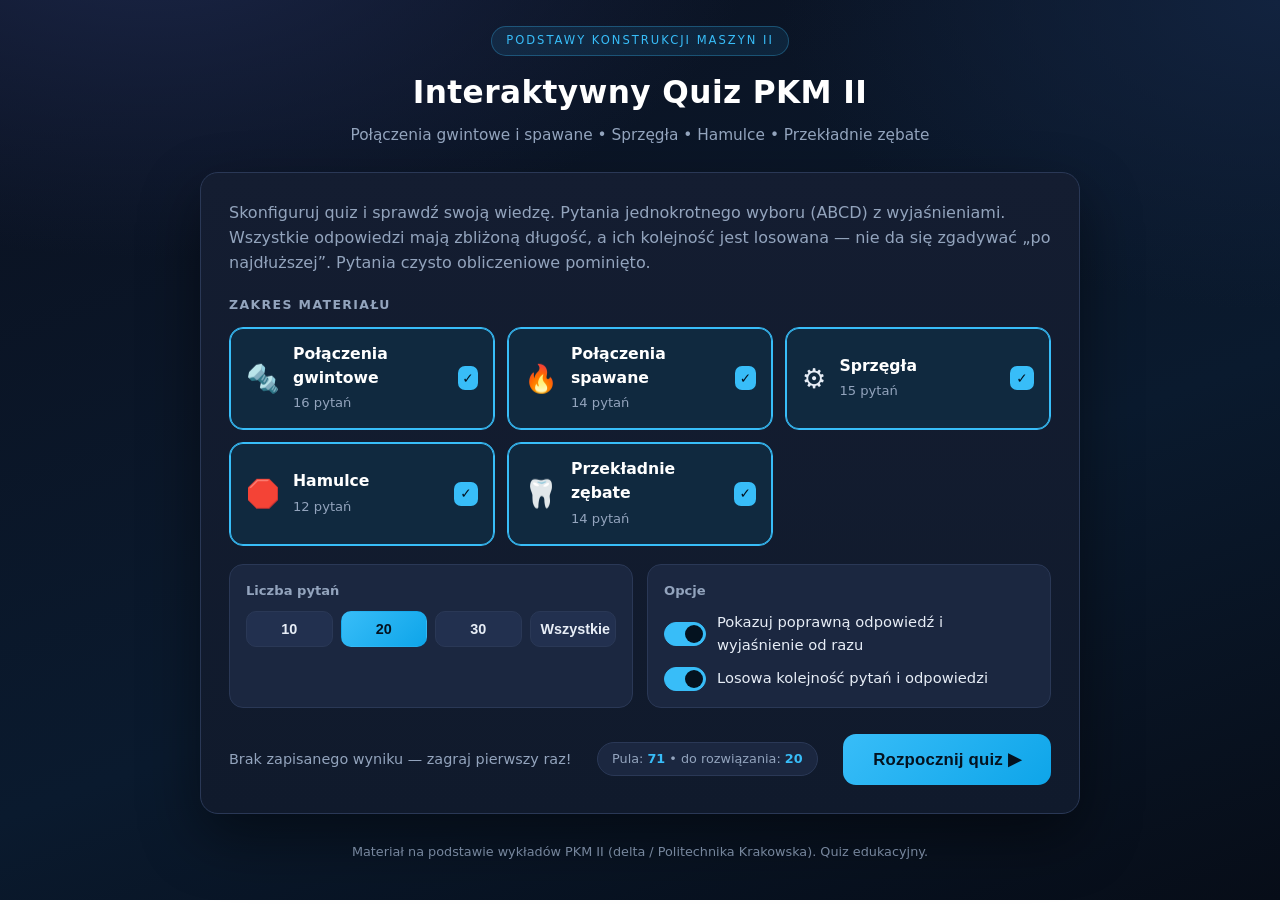
<file: index.html>
<!DOCTYPE html>
<html lang="pl">
<head>
<meta charset="UTF-8">
<meta name="viewport" content="width=device-width, initial-scale=1.0">
<title>Quiz PKM II — Połączenia, Sprzęgła, Hamulce, Przekładnie</title>
<link rel="stylesheet" href="styles.css">
</head>
<body>
<div class="wrap">
  <header class="top">
    <div class="badge-top">Podstawy Konstrukcji Maszyn II</div>
    <h1>Interaktywny Quiz PKM II</h1>
    <p>Połączenia gwintowe i spawane • Sprzęgła • Hamulce • Przekładnie zębate</p>
  </header>

  <!-- ===== EKRAN STARTOWY ===== -->
  <section id="setup" class="card">
    <p class="lead">Skonfiguruj quiz i sprawdź swoją wiedzę. Pytania jednokrotnego wyboru (ABCD) z wyjaśnieniami. Wszystkie odpowiedzi mają zbliżoną długość, a ich kolejność jest losowana — nie da się zgadywać „po najdłuższej”. Pytania czysto obliczeniowe pominięto.</p>

    <div class="section-label">Zakres materiału</div>
    <div class="topics" id="topicList"></div>

    <div class="opts-grid">
      <div class="field">
        <div class="fl">Liczba pytań</div>
        <div class="seg" id="countSeg"></div>
      </div>
      <div class="field">
        <div class="fl">Opcje</div>
        <div class="toggles">
          <label class="tg"><input type="checkbox" id="tInstant"> Pokazuj poprawną odpowiedź i wyjaśnienie od razu</label>
          <label class="tg"><input type="checkbox" id="tShuffle"> Losowa kolejność pytań i odpowiedzi</label>
        </div>
      </div>
    </div>

    <div class="actions">
      <span class="bestbox" id="bestBox"></span>
      <span class="pill">Pula: <b id="poolCount">0</b> • do rozwiązania: <b id="effCount">0</b></span>
      <button class="btn" id="startBtn">Rozpocznij quiz &#9654;</button>
    </div>
  </section>

  <!-- ===== EKRAN QUIZU ===== -->
  <section id="quiz" class="card hidden">
    <div class="qhead">
      <div class="pills">
        <span class="pill">Pytanie <b id="qNum">1</b> / <span id="qTot">0</span></span>
        <span class="pill">Wynik: <b id="liveScore">0</b></span>
      </div>
      <div class="pills">
        <span class="pill time">&#9201; <b id="timer">00:00</b></span>
      </div>
    </div>
    <div class="bar"><i id="progBar"></i></div>
    <div class="qtopic" id="qTopic"></div>
    <div class="qtext" id="qText"></div>
    <div class="answers" id="answers"></div>
    <div class="hintwrap"><button class="btn ghost sm" id="hintBtn" type="button">&#128161; Podpowiedź</button></div>
    <div class="hintbox" id="hintBox"></div>
    <div class="feedback" id="feedback"></div>
    <div class="kbd-hint">Skróty: <kbd>A</kbd> <kbd>B</kbd> <kbd>C</kbd> <kbd>D</kbd> lub <kbd>1</kbd>–<kbd>4</kbd> = odpowiedź &nbsp;•&nbsp; <kbd>H</kbd> = podpowiedź &nbsp;•&nbsp; <kbd>Enter</kbd> = dalej</div>
    <div class="actions">
      <button class="btn ghost" id="quitBtn">Zakończ</button>
      <button class="btn" id="nextBtn" disabled>Dalej &#8594;</button>
    </div>
  </section>

  <!-- ===== EKRAN WYNIKÓW ===== -->
  <section id="results" class="card hidden">
    <div class="result-hero">
      <div class="ring" id="ring"><div class="inner"><div class="pct" id="ringPct">0%</div><div class="pl">wynik</div></div></div>
      <div class="result-meta">
        <div class="score-big" id="finalScore">0 / 0 pkt</div>
        <div class="grade" id="finalGrade"></div>
        <div class="subline" id="finalTime">Czas: 00:00</div>
        <span class="newbest" id="newBest">&#9733; Nowy najlepszy wynik!</span>
      </div>
    </div>

    <div class="breakdown" id="breakdown"></div>

    <div class="actions">
      <button class="btn ghost" id="setupBtn">&#8592; Zmień ustawienia</button>
      <button class="btn" id="againBtn">Zagraj ponownie &#8635;</button>
    </div>

    <div class="review" id="review"></div>
  </section>

  <footer>Materiał na podstawie wykładów PKM II (delta / Politechnika Krakowska). Quiz edukacyjny.</footer>
</div>

<script src="questions.js"></script>
<script src="app.js"></script>
</body>
</html>
</file>
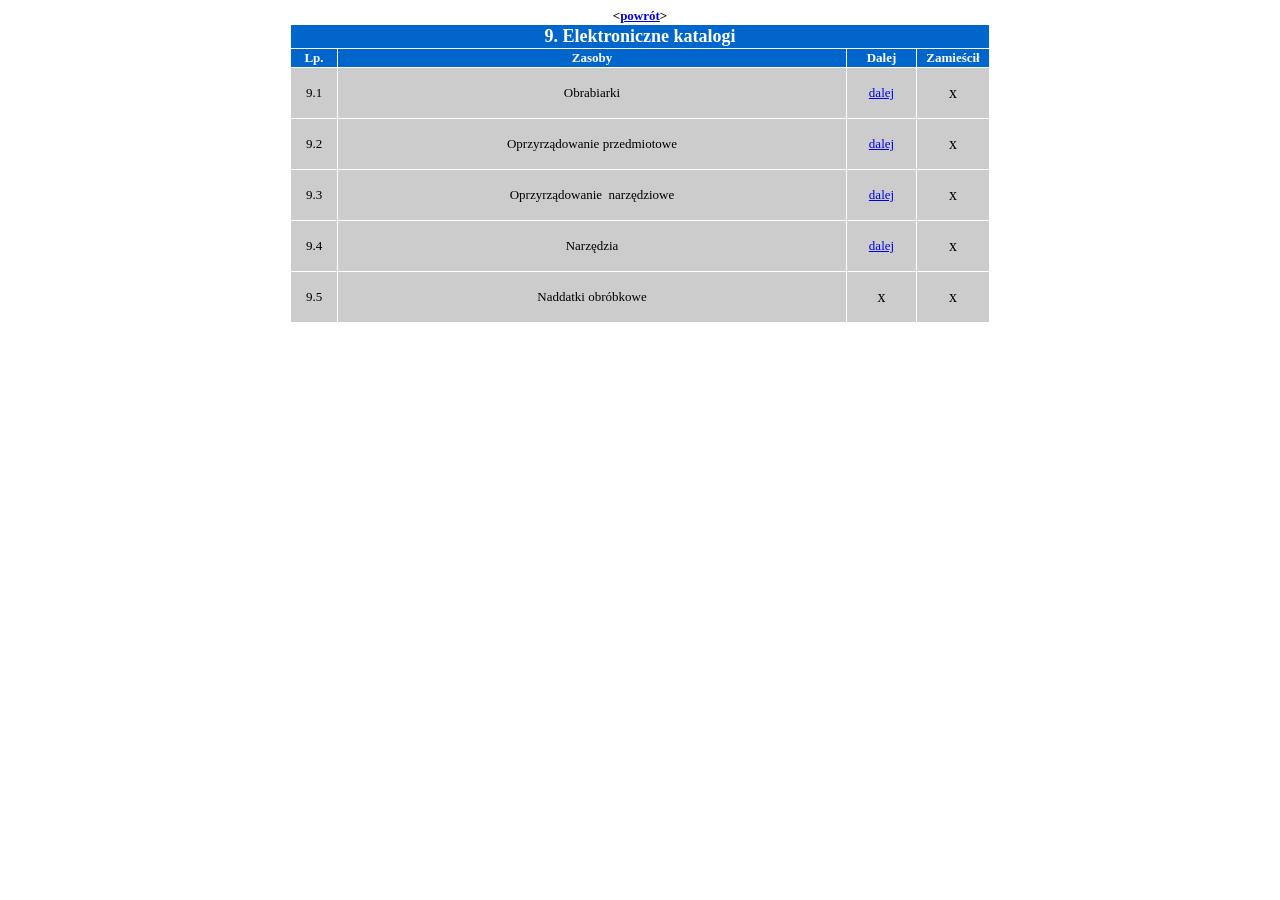
<file: 9_Elektroniczne katalogi.htm>
<html>

<head>
<meta http-equiv="Content-Language" content="pl">
<meta http-equiv="Content-Type" content="text/html; charset=windows-1250">
<title>Wszystkie</title>
<style>
<!--
 p.MsoNormal
	{mso-style-parent:"";
	margin-bottom:.0001pt;
	font-size:12.0pt;
	font-family:"Times New Roman";
	margin-left:0cm; margin-right:0cm; margin-top:0cm}
-->
</style>
</head>

<body>

<div align="center">
	<p class="MsoNormal" align="center"><b><span style="font-family: Verdana">
	<font size="2">&lt;<a href="../0_spis.htm">powr�t</a>&gt;</font></span></b></p>
	<table border="0" width="700" cellspacing="1" id="table1">
		<tr>
			<td bgcolor="#0066CC" width="683" align="center" colspan="4">
			<font size="4" color="#FFFFFF">
			<span style="font-family: Verdana; font-weight: 700">9. Elektroniczne 
			katalogi</span></font></td>
		</tr>
		<tr>
			<td bgcolor="#0066CC" width="44" align="center">
			<b><font face="Verdana" size="2" color="#FFFFFF">Lp.</font></b></td>
			<td bgcolor="#0066CC" align="center" width="506">
			<p><b><font size="2" face="Verdana" color="#FFFFFF">Zasoby</font></b></td>
			<td bgcolor="#0066CC" align="center" width="67">
			<b><font face="Verdana" size="2" color="#FFFFFF">Dalej</font></b></td>
			<td bgcolor="#0066CC" align="center" width="70">
			<b><font face="Verdana" size="2" color="#FFFFFF">Zamie�ci�</font></b></td>
		</tr>
		<tr>
			<td bgcolor="#CCCCCC" width="44" align="center">
			<font face="Verdana" size="2">9.1</font></td>
			<td bgcolor="#CCCCCC" align="center" width="506">
			<font face="Verdana" size="2"><br>
			Obrabiarki<br>
&nbsp;</font></td>
			<td bgcolor="#CCCCCC" align="center" width="67">
			<font face="Verdana" size="2">
			<a href="9.1_Obrabiarki/9_Obrabiarki.htm">dalej</a></font></td>
			<td bgcolor="#CCCCCC" align="center" width="70">
			x</td>
		</tr>
		<tr>
			<td bgcolor="#CCCCCC" width="44" align="center">
			<font face="Verdana" size="2">9.2</font></td>
			<td bgcolor="#CCCCCC" align="center" width="506">
			<font face="Verdana" size="2"><br>
			Oprzyrz�dowanie przedmiotowe<br>
&nbsp;</font></td>
			<td bgcolor="#CCCCCC" align="center" width="67">
			<font face="Verdana" size="2">
			<a href="9.2_Oprzyrzadowanie%20przedmiotowe/9.2_Oprzyrzadowanie%20przedmiotowe.htm">dalej</a></font></td>
			<td bgcolor="#CCCCCC" align="center" width="70">
			x</td>
		</tr>
		<tr>
			<td bgcolor="#CCCCCC" width="44" align="center">
			<font face="Verdana" size="2">9.3</font></td>
			<td bgcolor="#CCCCCC" align="center" width="506">
			<font face="Verdana" size="2"><br>
			Oprzyrz�dowanie&nbsp; narz�dziowe<br>
&nbsp;</font></td>
			<td bgcolor="#CCCCCC" align="center" width="67">
			<font face="Verdana" size="2">
			<a href="9.3_Oprzyrzadowanie%20narzedziowe/9.3_Oprzyrzadowanie%20narzedziowe.htm">dalej</a></font></td>
			<td bgcolor="#CCCCCC" align="center" width="70">
			x</td>
		</tr>
		<tr>
			<td bgcolor="#CCCCCC" width="44" align="center">
			<font face="Verdana" size="2">9.4</font></td>
			<td bgcolor="#CCCCCC" align="center" width="506">
			<font face="Verdana" size="2"><br>
			Narz�dzia<br>
&nbsp;</font></td>
			<td bgcolor="#CCCCCC" align="center" width="67">
			<font face="Verdana" size="2">
			<a href="9.4_Narzedzia/9.3_Narzedzia.htm">dalej</a></font></td>
			<td bgcolor="#CCCCCC" align="center" width="70">
			x</td>
		</tr>
		<tr>
			<td bgcolor="#CCCCCC" width="44" align="center">
			<font face="Verdana" size="2">9.5</font></td>
			<td bgcolor="#CCCCCC" align="center" width="506">
			<font face="Verdana" size="2"><br>
			Naddatki obr�bkowe<br>
&nbsp;</font></td>
			<td bgcolor="#CCCCCC" align="center" width="67">
			x</td>
			<td bgcolor="#CCCCCC" align="center" width="70">
			x</td>
		</tr>
		</table>
</div>

</body>

</html>
</file>
<file: styles.css>
:root{
  --bg:#0b1120; --panel:#141d31; --panel2:#1b2740; --panel3:#22304f;
  --accent:#38bdf8; --accent2:#0ea5e9; --accent3:#6366f1;
  --good:#22c55e; --good-bg:rgba(34,197,94,.14);
  --bad:#f43f5e;  --bad-bg:rgba(244,63,94,.14);
  --txt:#e7edf6; --muted:#93a4bd; --border:#2a3856; --gold:#fbbf24;
  --shadow:0 24px 60px rgba(0,0,0,.45);
  --radius:18px;
}
*{box-sizing:border-box;margin:0;padding:0}
html{scroll-behavior:smooth}
body{
  font-family:'Segoe UI',system-ui,Roboto,Helvetica,Arial,sans-serif;
  background:
    radial-gradient(1100px 600px at 12% -8%, #1a2546 0%, transparent 55%),
    radial-gradient(1000px 620px at 100% 0%, #12233f 0%, transparent 50%),
    linear-gradient(160deg,#0b1120 0%,#0a1a2e 60%,#070d18 100%);
  background-attachment:fixed;
  color:var(--txt); min-height:100vh; line-height:1.55; padding:26px 14px 60px;
}
.wrap{max-width:880px;margin:0 auto}
header.top{text-align:center;margin-bottom:24px}
.badge-top{display:inline-block;font-size:.72rem;letter-spacing:2px;text-transform:uppercase;color:var(--accent);
  background:rgba(56,189,248,.1);border:1px solid rgba(56,189,248,.3);padding:5px 14px;border-radius:999px;margin-bottom:12px}
header.top h1{font-size:1.95rem;color:#fff;letter-spacing:.4px;font-weight:800}
header.top p{color:var(--muted);margin-top:8px;font-size:.96rem}

.card{background:linear-gradient(180deg,var(--panel) 0%,#101a2c 100%);
  border:1px solid var(--border);border-radius:var(--radius);padding:28px;box-shadow:var(--shadow)}
.hidden{display:none}
.center{text-align:center}

/* ---- setup ---- */
.section-label{font-size:.78rem;text-transform:uppercase;letter-spacing:1.4px;color:var(--muted);font-weight:700;margin:4px 0 12px}
.lead{color:var(--muted);margin-bottom:20px}
.topics{display:grid;grid-template-columns:repeat(auto-fit,minmax(230px,1fr));gap:12px;margin-bottom:8px}
.topic{background:var(--panel2);border:1px solid var(--border);border-radius:14px;padding:14px 16px;cursor:pointer;
  display:flex;align-items:center;gap:13px;transition:.18s;user-select:none}
.topic:hover{border-color:var(--accent);transform:translateY(-2px)}
.topic.sel{border-color:var(--accent);background:#10293f;box-shadow:0 0 0 1px var(--accent) inset}
.topic .ico{font-size:1.7rem;line-height:1}
.topic .meta b{display:block;color:#fff;font-size:.98rem}
.topic .meta span{color:var(--muted);font-size:.82rem}
.topic .chk{margin-left:auto;width:24px;height:24px;border-radius:7px;border:2px solid var(--border);
  display:flex;align-items:center;justify-content:center;font-size:.85rem;color:#04121f;transition:.18s}
.topic.sel .chk{background:var(--accent);border-color:var(--accent)}
.topic:not(.sel) .chk{color:transparent}

.opts-grid{display:flex;flex-wrap:wrap;gap:14px;margin-top:18px}
.field{flex:1 1 280px;background:var(--panel2);border:1px solid var(--border);border-radius:14px;padding:16px}
.field .fl{font-size:.82rem;color:var(--muted);margin-bottom:10px;font-weight:600}
.seg{display:flex;gap:8px;flex-wrap:wrap}
.seg button{flex:1;min-width:54px;background:var(--panel3);border:1px solid var(--border);color:var(--txt);
  border-radius:10px;padding:9px 10px;cursor:pointer;font-size:.9rem;transition:.15s;font-weight:600}
.seg button:hover{border-color:var(--accent)}
.seg button.on{background:linear-gradient(135deg,var(--accent),var(--accent2));color:#04121f;border-color:transparent}
.toggles{display:flex;flex-direction:column;gap:10px}
.tg{display:flex;align-items:center;gap:11px;cursor:pointer;font-size:.92rem}
.tg input{width:42px;height:24px;appearance:none;background:var(--panel3);border:1px solid var(--border);
  border-radius:999px;position:relative;cursor:pointer;transition:.18s;flex:none}
.tg input::after{content:"";position:absolute;top:2px;left:2px;width:18px;height:18px;border-radius:50%;
  background:var(--muted);transition:.18s}
.tg input:checked{background:var(--accent);border-color:var(--accent)}
.tg input:checked::after{left:20px;background:#04121f}

.actions{display:flex;justify-content:space-between;align-items:center;gap:14px;margin-top:26px;flex-wrap:wrap}
.btn{background:linear-gradient(135deg,var(--accent),var(--accent2));color:#04121f;font-weight:800;border:none;
  border-radius:13px;padding:15px 30px;font-size:1.05rem;cursor:pointer;transition:.16s;letter-spacing:.2px}
.btn:hover{filter:brightness(1.09);transform:translateY(-1px);box-shadow:0 10px 24px rgba(56,189,248,.25)}
.btn:disabled{opacity:.4;cursor:not-allowed;transform:none;box-shadow:none;filter:none}
.btn.ghost{background:transparent;border:1px solid var(--border);color:var(--txt);font-weight:600}
.btn.ghost:hover{border-color:var(--accent);box-shadow:none}
.btn.sm{padding:11px 20px;font-size:.95rem}
.bestbox{font-size:.9rem;color:var(--muted)}
.bestbox b{color:var(--gold)}

/* ---- quiz ---- */
.qhead{display:flex;justify-content:space-between;align-items:center;gap:10px;margin-bottom:14px;flex-wrap:wrap}
.pills{display:flex;gap:9px;flex-wrap:wrap}
.pill{background:var(--panel2);border:1px solid var(--border);border-radius:999px;padding:6px 14px;font-size:.8rem;color:var(--muted)}
.pill b{color:var(--accent)}
.pill.time b{color:var(--gold)}
.bar{height:9px;background:var(--panel2);border-radius:999px;overflow:hidden;margin-bottom:24px;border:1px solid var(--border)}
.bar>i{display:block;height:100%;width:0;border-radius:999px;
  background:linear-gradient(90deg,var(--accent),var(--good));transition:width .4s cubic-bezier(.4,0,.2,1)}
.qtopic{display:inline-block;font-size:.74rem;text-transform:uppercase;letter-spacing:1.3px;color:var(--gold);
  margin-bottom:10px;font-weight:800}
.qtext{font-size:1.25rem;color:#fff;margin-bottom:22px;font-weight:700;line-height:1.45}
.answers{display:flex;flex-direction:column;gap:12px}
.ans{display:flex;gap:14px;align-items:center;background:var(--panel2);border:1.5px solid var(--border);
  border-radius:13px;padding:15px 17px;cursor:pointer;transition:.14s;font-size:1.02rem;animation:rise .28s ease both}
.ans:hover{border-color:var(--accent);transform:translateX(3px)}
.ans .lt{font-weight:800;color:var(--accent);min-width:30px;height:30px;border-radius:8px;background:var(--panel3);
  display:flex;align-items:center;justify-content:center;font-size:.95rem;flex:none;transition:.14s}
.ans.sel{border-color:var(--accent);background:#10293f}
.ans.correct{border-color:var(--good);background:var(--good-bg)}
.ans.correct .lt{background:var(--good);color:#04121f}
.ans.wrong{border-color:var(--bad);background:var(--bad-bg)}
.ans.wrong .lt{background:var(--bad);color:#fff}
.ans.locked{cursor:default}
.ans.locked:hover{transform:none}
@keyframes rise{from{opacity:0;transform:translateY(8px)}to{opacity:1;transform:translateY(0)}}

.feedback{margin-top:18px;padding:14px 17px;border-radius:12px;font-size:.95rem;display:none;animation:rise .25s ease both}
.feedback.show{display:block}
.feedback .ftitle{font-weight:800;margin-bottom:5px;display:flex;align-items:center;gap:8px}
.feedback.ok{background:var(--good-bg);border:1px solid var(--good)}
.feedback.ok .ftitle{color:#86efac}
.feedback.no{background:var(--bad-bg);border:1px solid var(--bad)}
.feedback.no .ftitle{color:#fda4af}
.feedback .fexp{color:var(--txt);opacity:.92}
.hintwrap{margin-top:16px}
#hintBtn{border-color:rgba(251,191,36,.4);color:var(--gold)}
#hintBtn:hover{border-color:var(--gold);background:rgba(251,191,36,.08)}
#hintBtn:disabled{opacity:.45}
.hintbox{margin-top:12px;max-height:0;overflow:hidden;padding:0 16px;border-radius:12px;
  border:1px solid transparent;background:transparent;font-size:.96rem;color:#fde68a;transition:.28s ease}
.hintbox.show{max-height:260px;padding:14px 16px;border-color:var(--gold);background:rgba(251,191,36,.1);animation:rise .25s ease both}
.hintbox b{color:var(--gold)}
.kbd-hint{margin-top:14px;color:var(--muted);font-size:.78rem;text-align:center}
.kbd-hint kbd{background:var(--panel3);border:1px solid var(--border);border-bottom-width:2px;border-radius:6px;
  padding:1px 7px;font-size:.76rem;font-family:inherit}

/* ---- results ---- */
.result-hero{display:flex;align-items:center;gap:26px;flex-wrap:wrap;justify-content:center;margin-bottom:8px}
.ring{--p:0;width:150px;height:150px;border-radius:50%;flex:none;display:grid;place-items:center;
  background:conic-gradient(var(--accent) calc(var(--p)*1%), var(--panel3) 0);transition:--p 1s ease}
.ring .inner{width:120px;height:120px;border-radius:50%;background:var(--panel);display:grid;place-items:center;text-align:center}
.ring .pct{font-size:2.1rem;font-weight:800;color:#fff;line-height:1}
.ring .pl{font-size:.72rem;color:var(--muted);text-transform:uppercase;letter-spacing:1px;margin-top:2px}
.result-meta{text-align:left}
.result-meta .score-big{font-size:2.4rem;font-weight:800;color:#fff;line-height:1.1}
.result-meta .grade{font-size:1.25rem;font-weight:700;margin-top:6px}
.result-meta .subline{color:var(--muted);font-size:.92rem;margin-top:8px}
.newbest{display:inline-block;margin-top:8px;font-size:.8rem;font-weight:700;color:#04121f;
  background:var(--gold);padding:3px 11px;border-radius:999px}

.breakdown{margin-top:26px}
.brow{display:flex;align-items:center;gap:12px;margin-bottom:11px}
.brow .bname{width:170px;font-size:.86rem;color:var(--txt);flex:none}
.brow .btrack{flex:1;height:11px;background:var(--panel2);border-radius:999px;overflow:hidden;border:1px solid var(--border)}
.brow .bfill{height:100%;border-radius:999px;background:linear-gradient(90deg,var(--accent3),var(--accent));transition:width .8s ease}
.brow .bval{width:62px;text-align:right;font-size:.84rem;color:var(--muted);flex:none}

.review h3{color:#fff;margin:28px 0 14px;font-size:1.12rem}
.ritem{background:var(--panel2);border:1px solid var(--border);border-radius:13px;padding:15px 17px;margin-bottom:12px;border-left:4px solid var(--bad)}
.ritem .rtopic{font-size:.72rem;text-transform:uppercase;letter-spacing:1px;color:var(--gold);margin-bottom:7px;font-weight:800}
.ritem .rq{font-weight:700;color:#fff;margin-bottom:9px}
.ritem .ra{font-size:.92rem;margin:4px 0;padding-left:20px;position:relative}
.ritem .ra::before{position:absolute;left:0;top:0}
.ra.bad{color:#fda4af}.ra.bad::before{content:"\2717"}
.ra.corr{color:#86efac}.ra.corr::before{content:"\2713"}
.ritem .rexp{color:var(--muted);font-size:.86rem;margin-top:8px;font-style:italic}
.allgood{text-align:center;color:#86efac;font-size:1.05rem;padding:18px;background:var(--good-bg);border:1px solid var(--good);border-radius:13px;margin-top:22px}

footer{text-align:center;color:var(--muted);font-size:.8rem;margin-top:28px;opacity:.8}
@media(max-width:560px){
  header.top h1{font-size:1.45rem}.qtext{font-size:1.08rem}.card{padding:20px}
  .result-meta{text-align:center}.brow .bname{width:120px}
}
</file>
